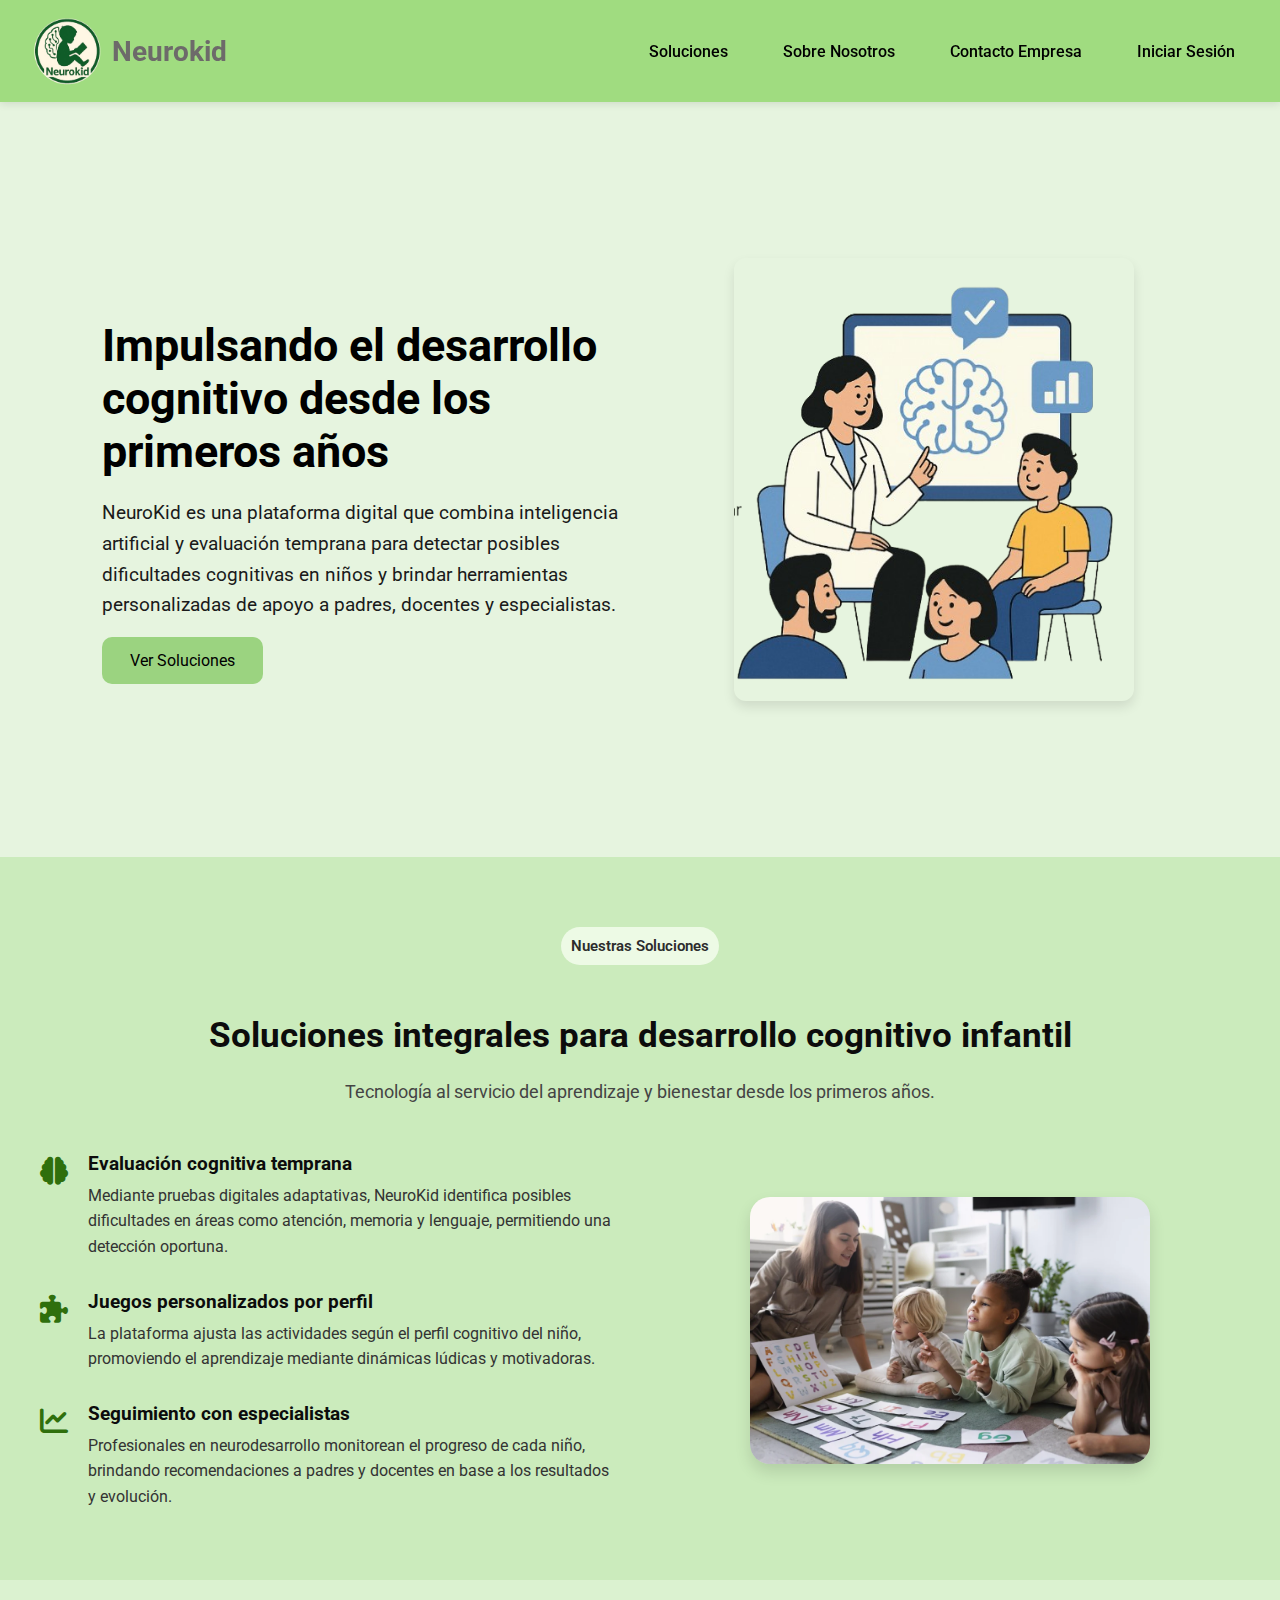
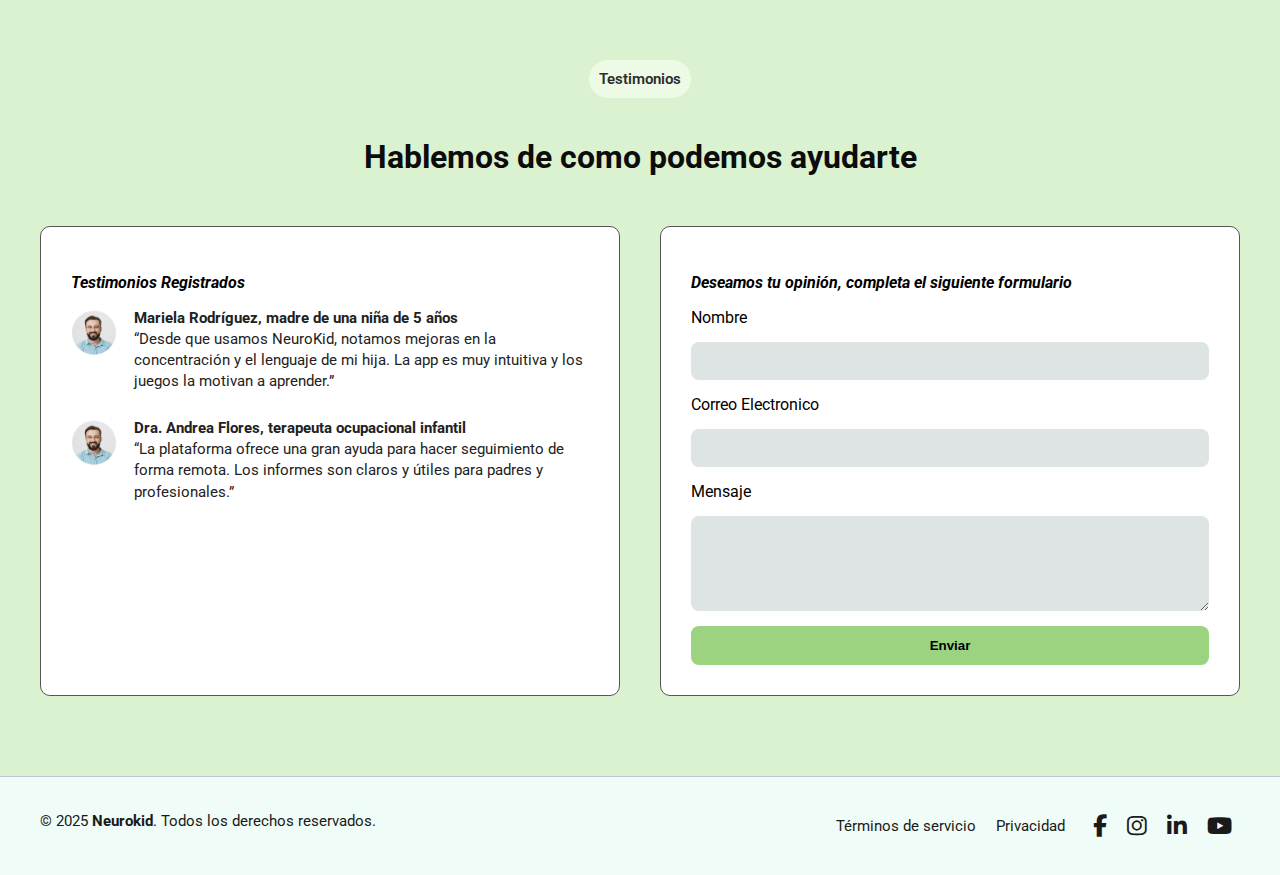
<file: index.html>
<!DOCTYPE html>
<html lang="es">

<head>
    <meta charset="UTF-8">
    <meta name="viewport" content="width=device-width, initial-scale=1.0">
    <title>NeuroKid</title>
    <!-- Google Fonts -->
    <link href="https://fonts.googleapis.com/css2?family=Roboto:wght@400;700&display=swap" rel="stylesheet">
    <!-- Font Awesome -->
    <link href="https://cdnjs.cloudflare.com/ajax/libs/font-awesome/6.1.1/css/all.min.css" rel="stylesheet">
    <!-- CSS -->
    <link rel="stylesheet" href="style.css">
</head>

<body>
    <!-- Header -->
    <header class="navbar">
        <div class="logo">
            <img src="logo.png" alt="Logo NeuroKid" /> Neurokid
        </div>
        <nav>
            <ul>
                <li><a href="#soluciones">Soluciones</a></li>
                <li><a href="SobreNosotros.html">Sobre Nosotros</a></li>
                <li><a href="#Contacto Empresa">Contacto Empresa</a></li>
                <li><a href="login.html">Iniciar Sesión</a></li>
            </ul>
        </nav>
    </header>

    <!-- Inicio -->
    <section id="inicio" class="inicio-section">
        <div class="inicio-container">
            <div class="texto-contenido">
                <h1 class="titulo-principal">Impulsando el desarrollo cognitivo desde los primeros años</h1>
                <p class="descripcion">
                    NeuroKid es una plataforma digital que combina inteligencia artificial y evaluación temprana para
                    detectar posibles dificultades cognitivas en niños y brindar herramientas personalizadas de apoyo a
                    padres, docentes y especialistas.
                </p>
                <a href="#soluciones" class="btn-ver-servicios">Ver Soluciones</a>
            </div>
            <div class="imagen-lateral">
                <img src="descripciontitulo.png" alt="Niño desarrollando habilidades">
            </div>
        </div>
    </section>

    <!-- NUESTRAS SOLUCIONES -->
    <section id="soluciones" class="soluciones-section">
        <div class="contenedor-soluciones">
            <span class="etiqueta">Nuestras Soluciones</span>
            <h2 class="titulo-soluciones">Soluciones integrales para desarrollo cognitivo infantil</h2>
            <p class="descripcion-soluciones">Tecnología al servicio del aprendizaje y bienestar desde los primeros
                años.</p>

            <div class="contenido-soluciones">
                <div class="texto-soluciones">
                    <div class="item-solucion">
                        <i class="fas fa-brain icono"></i>
                        <div>
                            <h3>Evaluación cognitiva temprana</h3>
                            <p>Mediante pruebas digitales adaptativas, NeuroKid identifica posibles dificultades en
                                áreas como atención, memoria y lenguaje, permitiendo una detección oportuna.</p>
                        </div>
                    </div>
                    <div class="item-solucion">
                        <i class="fas fa-puzzle-piece icono"></i>
                        <div>
                            <h3>Juegos personalizados por perfil</h3>
                            <p>La plataforma ajusta las actividades según el perfil cognitivo del niño, promoviendo el
                                aprendizaje mediante dinámicas lúdicas y motivadoras.</p>
                        </div>
                    </div>
                    <div class="item-solucion">
                        <i class="fas fa-chart-line icono"></i>
                        <div>
                            <h3>Seguimiento con especialistas</h3>
                            <p>Profesionales en neurodesarrollo monitorean el progreso de cada niño, brindando
                                recomendaciones a padres y docentes en base a los resultados y evolución.</p>
                        </div>
                    </div>
                </div>

                <div class="imagen-soluciones">
                    <img src="soluciones.png" alt="Especialista trabajando con niños">
                </div>
            </div>
        </div>
    </section>

    <section id="testimonios" class="testimonios-section">
        <div class="contenedor-testimonios">
            <span class="etiqueta">Testimonios</span>
            <h2 class="titulo-testimonios">Hablemos de como podemos ayudarte</h2>

            <div class="bloques">
                <!-- Columna Izquierda - Testimonios -->
                <div class="testimonios-box">
                    <p class="subtitulo"><strong><em>Testimonios Registrados</em></strong></p>
                    <div class="testimonio">
                        <img src="perfil.png" alt="Avatar">
                        <p><strong>Mariela Rodríguez, madre de una niña de 5 años</strong><br>
                            “Desde que usamos NeuroKid, notamos mejoras en la concentración y el lenguaje de mi hija. La
                            app es muy intuitiva y los juegos la motivan a aprender.”</p>
                    </div>
                    <div class="testimonio">
                        <img src="perfil.png" alt="Avatar">
                        <p><strong>Dra. Andrea Flores, terapeuta ocupacional infantil</strong><br>
                            “La plataforma ofrece una gran ayuda para hacer seguimiento de forma remota. Los informes
                            son claros y útiles para padres y profesionales.”</p>
                    </div>
                </div>

                <!-- Columna Derecha - Formulario -->
                <div class="formulario-box">
                    <p class="subtitulo"><strong><em>Deseamos tu opinión, completa el siguiente formulario</em></strong>
                    </p>
                    <form>
                        <label for="nombre">Nombre</label>
                        <input type="text" id="nombre" name="nombre" required>

                        <label for="correo">Correo Electronico</label>
                        <input type="email" id="correo" name="correo" required>

                        <label for="mensaje">Mensaje</label>
                        <textarea id="mensaje" name="mensaje" rows="5" required></textarea>

                        <button type="submit">Enviar</button>
                    </form>
                </div>
            </div>
        </div>
    </section>

    <!-- Footer -->
    <footer class="footer">
        <div class="footer-contenido">
            <div class="footer-left">
                <p>© 2025 <strong>Neurokid</strong>. Todos los derechos reservados.</p>
            </div>
            <div class="footer-right">
                <a href="#">Términos de servicio</a>
                <a href="#">Privacidad</a>
                <div class="social-icons">
                    <a href="https://www.facebook.com/upcedu" target="_blank" aria-label="Facebook"><i
                            class="fab fa-facebook-f"></i></a>
                    <a href="https://www.instagram.com/upcedu" target="_blank" aria-label="Instagram"><i
                            class="fab fa-instagram"></i></a>
                    <a href="https://www.linkedin.com/company/universidad-peruana-de-ciencias-aplicadas/"
                        target="_blank" aria-label="LinkedIn"><i class="fab fa-linkedin-in"></i></a>
                    <a href="https://www.youtube.com/@UPCedupe" target="_blank" aria-label="YouTube"><i
                            class="fab fa-youtube"></i></a>
                </div>
            </div>
        </div>
    </footer>


</body>

</html>
</file>
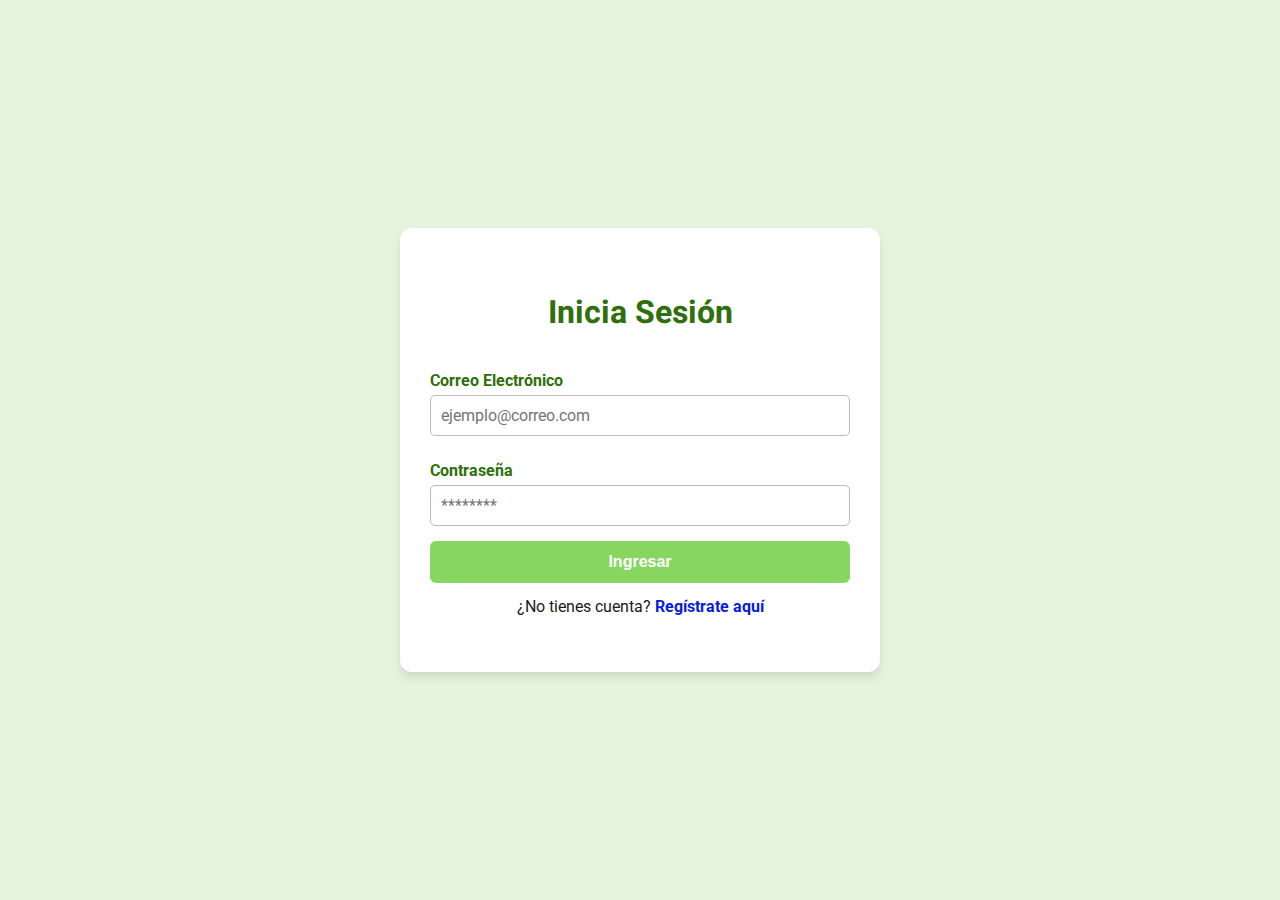
<file: login.html>
<!DOCTYPE html>
<html lang="es">

<head>
    <meta charset="UTF-8">
    <meta name="viewport" content="width=device-width, initial-scale=1.0">
    <meta name="author" content="Neurokid">
    <title>Neurokid - Iniciar Sesión</title>

    <!-- Fuentes y Estilos -->
    <link href="https://fonts.googleapis.com/css2?family=Heebo:wght@400;700&family=Roboto:wght@400;700&display=swap"
        rel="stylesheet">
    <link href="https://cdnjs.cloudflare.com/ajax/libs/font-awesome/6.1.1/css/all.min.css" rel="stylesheet">
    <link rel="stylesheet" href="login.css">
</head>

<body>
    <!-- Formulario de Login -->
    <main class="login-container">
        <h1>Inicia Sesión</h1>
        <form>
            <label for="email">Correo Electrónico</label>
            <input type="email" id="email" placeholder="ejemplo@correo.com" required>

            <label for="password">Contraseña</label>
            <input type="password" id="password" placeholder="********" required>

            <button type="submit" class="btn">Ingresar</button>
        </form>
        <p>¿No tienes cuenta? <a href="#">Regístrate aquí</a></p>
    </main>
</body>

</html>
</file>
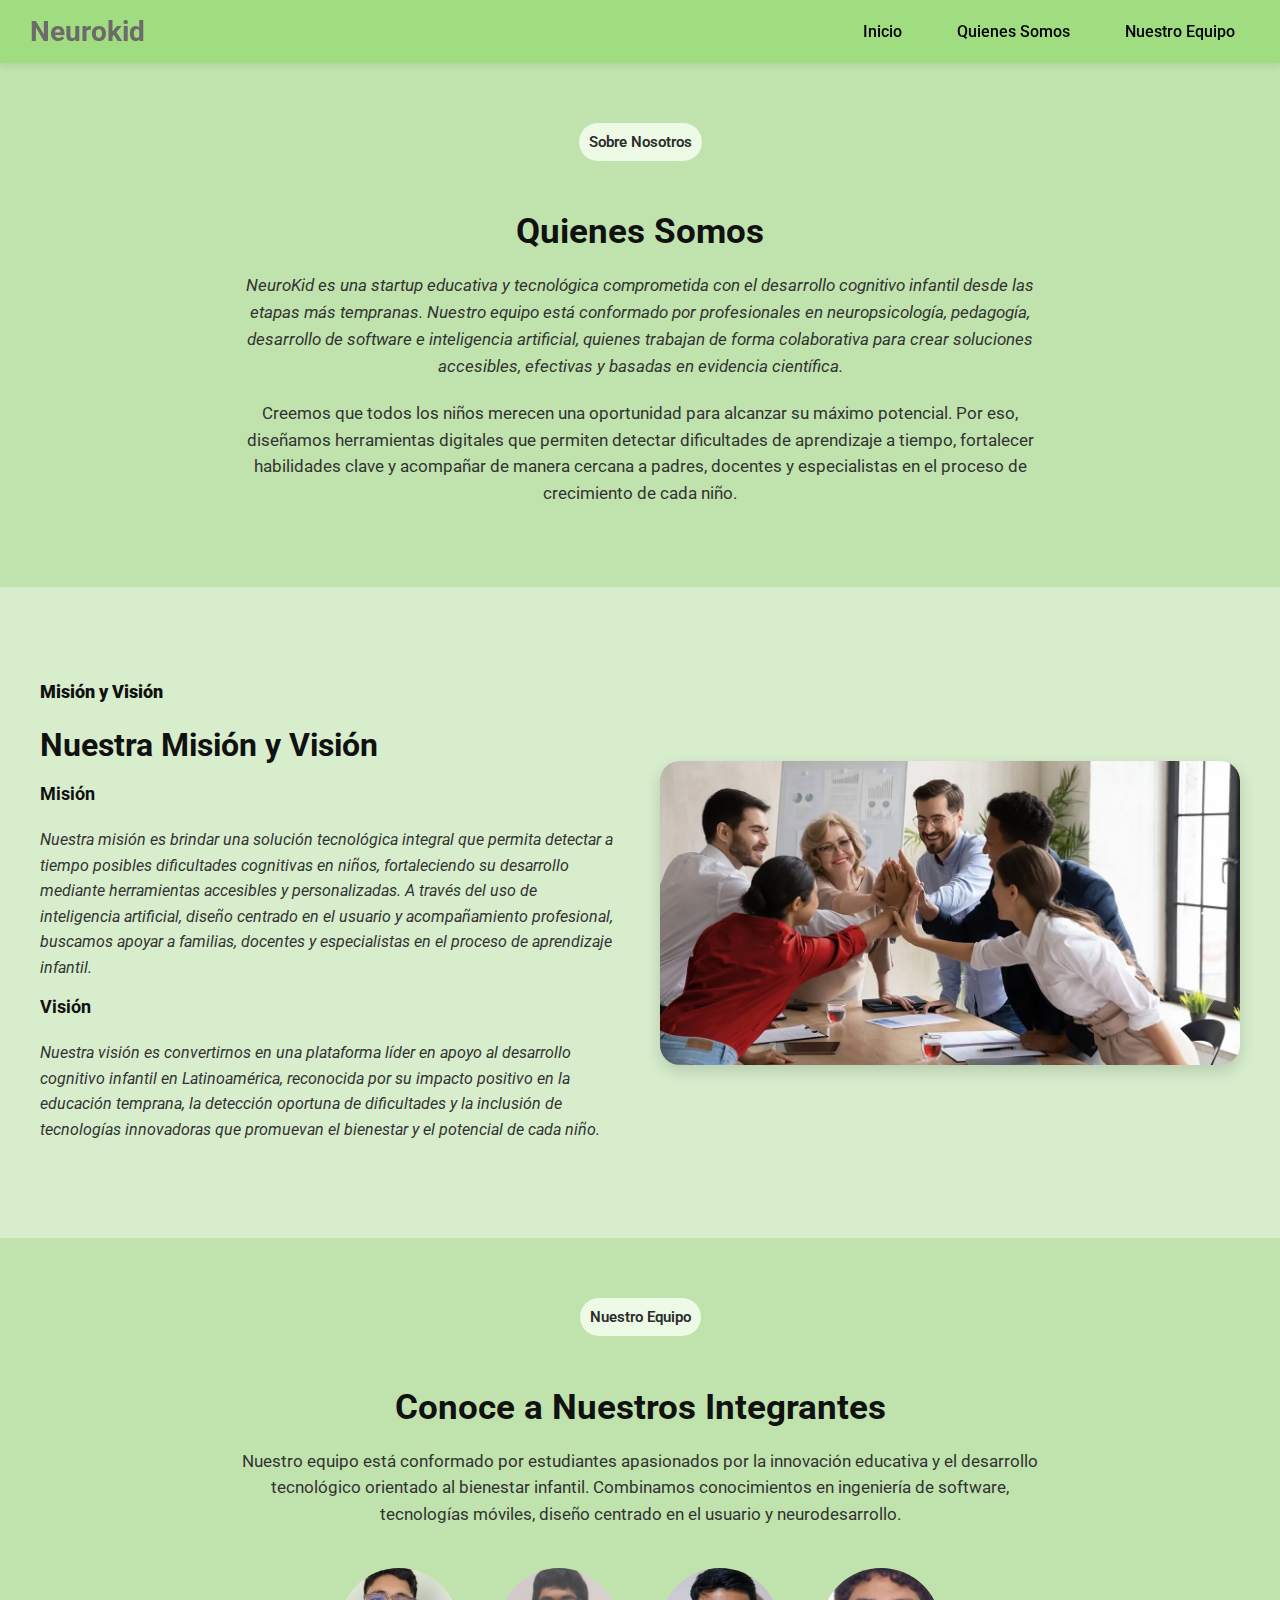
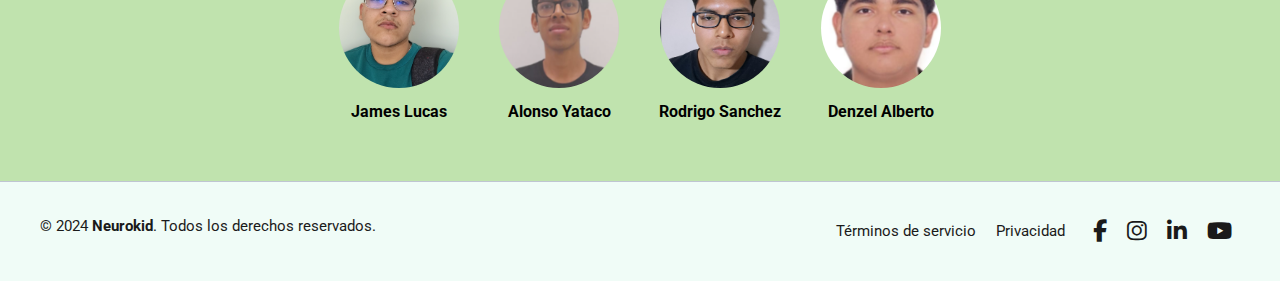
<file: SobreNosotros.html>
<!DOCTYPE html>
<html lang="es">

<head>
    <meta charset="UTF-8" />
    <meta name="viewport" content="width=device-width, initial-scale=1.0" />
    <title>Sobre Nosotros | NeuroKid</title>
    <link href="https://fonts.googleapis.com/css2?family=Roboto:wght@400;700&display=swap" rel="stylesheet">
    <link href="https://cdnjs.cloudflare.com/ajax/libs/font-awesome/6.1.1/css/all.min.css" rel="stylesheet">
    <link rel="stylesheet" href="style.css">
</head>

<body>
    <!-- Navbar -->
    <header class="navbar">
        <div class="logo">Neurokid</div>
        <nav>
            <ul>
                <li><a href="index.html">Inicio</a></li>
                <li><a href="#quienes">Quienes Somos</a></li>
                <li><a href="#equipo">Nuestro Equipo</a></li>
            </ul>
        </nav>
    </header>

    <!-- Sección Quienes Somos -->
    <section id="quienes" class="sobre-nosotros-section">
        <span class="etiqueta">Sobre Nosotros</span>
        <h2 class="titulo">Quienes Somos</h2>
        <p class="parrafo-centrado">
            <em>
                NeuroKid es una startup educativa y tecnológica comprometida con el desarrollo cognitivo infantil desde
                las etapas más tempranas. Nuestro equipo está conformado por profesionales en neuropsicología,
                pedagogía, desarrollo de software e inteligencia artificial, quienes trabajan de forma colaborativa para
                crear soluciones accesibles, efectivas y basadas en evidencia científica.
            </em>
        </p>
        <p class="parrafo-centrado">
            Creemos que todos los niños merecen una oportunidad para alcanzar su máximo potencial. Por eso, diseñamos
            herramientas digitales que permiten detectar dificultades de aprendizaje a tiempo, fortalecer habilidades
            clave y acompañar de manera cercana a padres, docentes y especialistas en el proceso de crecimiento de cada
            niño.
        </p>
    </section>

    <!-- Sección Misión y Visión -->
    <section id="mision-vision" class="mision-vision-section">
        <div class="mision-vision-container">
            <div class="mision-vision-texto">
                <h4><strong>Misión y Visión</strong></h4>
                <h2>Nuestra Misión y Visión</h2>

                <h4>Misión</h4>
                <p>
                    <em>
                        Nuestra misión es brindar una solución tecnológica integral que permita detectar a tiempo
                        posibles dificultades cognitivas en niños,
                        fortaleciendo su desarrollo mediante herramientas accesibles y personalizadas.
                        A través del uso de inteligencia artificial, diseño centrado en el usuario y acompañamiento
                        profesional, buscamos apoyar a familias,
                        docentes y especialistas en el proceso de aprendizaje infantil.
                    </em>
                </p>

                <h4>Visión</h4>
                <p>
                    <em>
                        Nuestra visión es convertirnos en una plataforma líder en apoyo al desarrollo cognitivo infantil
                        en Latinoamérica,
                        reconocida por su impacto positivo en la educación temprana, la detección oportuna de
                        dificultades y la inclusión
                        de tecnologías innovadoras que promuevan el bienestar y el potencial de cada niño.
                    </em>
                </p>
            </div>

            <div class="mision-vision-imagen">
                <img src="misionvision.png" alt="Equipo unido trabajando">
            </div>
        </div>
    </section>


    <!-- Sección Integrantes -->
    <section id="equipo" class="equipo-section">
        <span class="etiqueta">Nuestro Equipo</span>
        <h2 class="titulo">Conoce a Nuestros Integrantes</h2>
        <p class="parrafo-centrado">
            Nuestro equipo está conformado por estudiantes apasionados por la innovación educativa y el desarrollo
            tecnológico orientado al bienestar infantil.
            Combinamos conocimientos en ingeniería de software, tecnologías móviles, diseño centrado en el usuario y
            neurodesarrollo.
        </p>

        <div class="equipo-grid">
            <div class="miembro">
                <img src="james.png" alt="James Lucas">
                <p><strong>James Lucas</strong></p>
            </div>
            <div class="miembro">
                <img src="Alonso.png" alt="Alonso Yataco">
                <p><strong>Alonso Yataco</strong></p>
            </div>
            <div class="miembro">
                <img src="Rodrigo.png" alt="Rodrigo Sanchez">
                <p><strong>Rodrigo Sanchez</strong></p>
            </div>
            <div class="miembro">
                <img src="denzel.png" alt="Denzel Alberto">
                <p><strong>Denzel Alberto</strong></p>
            </div>
        </div>
    </section>


    <!-- Footer -->
    <footer class="footer">
        <div class="footer-contenido">
            <div class="footer-left">
                <p>© 2024 <strong>Neurokid</strong>. Todos los derechos reservados.</p>
            </div>
            <div class="footer-right">
                <a href="#">Términos de servicio</a>
                <a href="#">Privacidad</a>
                <div class="social-icons">
                    <a href="https://www.facebook.com/upcedu" target="_blank" aria-label="Facebook"><i
                            class="fab fa-facebook-f"></i></a>
                    <a href="https://www.instagram.com/upcedu" target="_blank" aria-label="Instagram"><i
                            class="fab fa-instagram"></i></a>
                    <a href="https://www.linkedin.com/company/universidad-peruana-de-ciencias-aplicadas/"
                        target="_blank" aria-label="LinkedIn"><i class="fab fa-linkedin-in"></i></a>
                    <a href="https://www.youtube.com/@UPCedupe" target="_blank" aria-label="YouTube"><i
                            class="fab fa-youtube"></i></a>
                </div>
            </div>
        </div>
    </footer>

</body>

</html>
</file>
<file: style.css>
/* Fuente principal */
body {
    font-family: 'Roboto', sans-serif;
    margin: 0;
    padding: 0;
    background-color: #F0F1F5;
}

/* Barra de navegación */
.navbar {
    background-color: #a0dc80;
    display: flex;
    justify-content: space-between;
    align-items: center;
    padding: 15px 30px;
    box-shadow: 0 2px 8px rgba(0, 0, 0, 0.1);
    position: sticky;
    top: 0;
    z-index: 1000;
}

.logo {
    display: flex;
    align-items: center;
    font-size: 28px;
    font-weight: 700;
    color: rgb(109, 106, 106);
}

.logo img {
    height: 4.5rem;
    width: auto;
    padding-right: 0.5rem;
}

nav ul {
    list-style: none;
    display: flex;
    gap: 25px;
    margin: 0;
    padding: 0;
}

nav ul li {
    position: relative;
}

nav a {
    text-decoration: none;
    color: rgb(0, 0, 0);
    font-weight: 500;
    padding: 10px 15px;
    border-radius: 8px;
    transition: background-color 0.3s;
}

nav a:hover {
    background-color: #d7edcc;
}

/* Submenú desplegable */
.Menu_vertical {
    display: none;
    position: absolute;
    background-color: #9cc2c9;
    top: 40px;
    left: 0;
    padding: 10px 0;
    border-radius: 10px;
    min-width: 220px;
    box-shadow: 0 4px 12px rgba(0, 0, 0, 0.15);
    z-index: 100;
}

.Menu_vertical li {
    display: block;
    padding: 5px 20px;
}

.Menu_vertical li a {
    color: #333;
    font-weight: 400;
    display: block;
    padding: 8px 10px;
    border-radius: 6px;
}

.Menu_vertical li a:hover {
    background-color: #d9ffc4;
}

/* Mostrar submenú al pasar el mouse */
nav ul li:hover .Menu_vertical {
    display: block;
}

/* Sección inicio */
.inicio-section {
    display: flex;
    justify-content: center;
    align-items: center;
    height: 75vh;
    background-color: #e6f4df;
    padding: 40px 20px;
}

.inicio-container {
    display: flex;
    justify-content: space-between;
    align-items: center;
    width: 90%;
    max-width: 1200px;
    gap: 40px;
}

.texto-contenido {
    flex: 1;
    max-width: 600px;
    text-align: left;
    margin-left: 20px;
}

.titulo-principal {
    font-size: 2.8em;
    color: #000000;
    margin-bottom: 20px;
}

.descripcion {
    font-size: 1.2em;
    color: #1a1a1a;
    margin-bottom: 30px;
    line-height: 1.6;
}

.btn-ver-servicios {
    background-color: #9bd380;
    color: black;
    text-decoration: none;
    padding: 14px 28px;
    font-size: 1em;
    border-radius: 10px;
    transition: background-color 0.3s;
}

.btn-ver-servicios:hover {
    background-color: #b6e5a0;
}

/* Imagen lateral */
.imagen-lateral {
    flex: 1;
    display: flex;
    justify-content: center;
}

.imagen-lateral img {
    width: 100%;
    max-width: 400px;
    height: auto;
    border-radius: 12px;
    box-shadow: 0 6px 12px rgba(0, 0, 0, 0.1);
}

/* Responsive */
@media (max-width: 768px) {
    .inicio-container {
        flex-direction: column;
        text-align: center;
        gap: 30px;
    }

    .texto-contenido {
        margin-left: 0;
        max-width: 100%;
    }

    .imagen-lateral img {
        max-width: 100%;
    }
}

/* Sección Soluciones */
.soluciones-section {
    background-color: #cbebbc;
    padding: 70px 16px;
    display: flex;
    justify-content: center;
    align-items: center;
}

.contenedor-soluciones {
    max-width: 1200px;
    width: 100%;
    text-align: center;
}

.etiqueta {
    display: inline-block;
    background-color: #edfae5;
    color: #2c2c2c;
    font-weight: 600;
    padding: 10px 10px;
    border-radius: 20px;
    margin-bottom: 20px;
    font-size: 0.95em;
}

.titulo-soluciones {
    font-size: 2.2em;
    margin-bottom: 10px;
    color: #0c0c0c;
}

.descripcion-soluciones {
    font-size: 1.1em;
    color: #444;
    margin-bottom: 50px;
    padding-top: 0.5rem;
}

.contenido-soluciones {
    display: flex;
    justify-content: space-between;
    align-items: center;
    flex-wrap: wrap;
    gap: 40px;
}

.texto-soluciones {
    flex: 1;
    min-width: 300px;
    max-width: 600px;
    display: flex;
    flex-direction: column;
    gap: 30px;
    text-align: left;
}

.item-solucion {
    display: flex;
    align-items: flex-start;
    gap: 20px;
}

.item-solucion .icono {
    font-size: 28px;
    color: #2f6f0c;
    margin-top: 5px;
}

.item-solucion h3 {
    margin: 0 0 8px;
    font-size: 1.2em;
    color: #0c0c0c;
}

.item-solucion p {
    margin: 0;
    color: #333;
    font-size: 1em;
    line-height: 1.6;
}

.imagen-soluciones {
    flex: 1;
    display: flex;
    justify-content: center;
    align-items: center;
}

.imagen-soluciones img {
    width: 100%;
    max-width: 400px;
    border-radius: 20px;
    box-shadow: 0 8px 16px rgba(0, 0, 0, 0.12);
}

/* Responsive: Apila en móviles */
@media (max-width: 768px) {
    .contenido-soluciones {
        flex-direction: column;
        text-align: center;
    }

    .texto-soluciones {
        align-items: center;
    }

    .item-solucion {
        flex-direction: column;
        align-items: center;
        text-align: center;
    }

    .item-solucion .icono {
        margin: 0;
    }
}


/* Testimonios */
.testimonios-section {
    background-color: #dbf2d0;
    padding: 80px 20px;
    display: flex;
    justify-content: center;
    align-items: center;
}

.contenedor-testimonios {
    max-width: 1200px;
    width: 100%;
    text-align: center;
}

.titulo-testimonios {
    font-size: 2em;
    color: #0c0c0c;
    margin: 20px 0 50px;
}

.bloques {
    display: flex;
    gap: 40px;
    flex-wrap: wrap;
    justify-content: space-between;
}

/* Caja de testimonios */
.testimonios-box {
    flex: 1;
    min-width: 300px;
    background-color: #ffffff;
    border: 1px solid #555;
    padding: 30px;
    border-radius: 10px;
    text-align: left;
}

.testimonio {
    display: flex;
    gap: 15px;
    margin-bottom: 25px;
}

.testimonio img {
    width: 50px;
    height: 50px;
    border-radius: 50%;
    object-fit: cover;
}

.testimonio p {
    margin: 0;
    font-size: 0.95em;
    color: #222;
    line-height: 1.4;
}

/* Caja de formulario */
.formulario-box {
    flex: 1;
    min-width: 300px;
    background-color: #ffffff;
    border: 1px solid #555;
    padding: 30px;
    border-radius: 10px;
    text-align: left;
}

.formulario-box form {
    display: flex;
    flex-direction: column;
    gap: 15px;
}

.formulario-box input,
.formulario-box textarea {
    background-color: #dde4e3;
    border: none;
    padding: 10px;
    border-radius: 8px;
    font-size: 1em;
}

.formulario-box button {
    background-color: #9bd380;
    color: black;
    font-weight: bold;
    border: none;
    padding: 12px;
    border-radius: 8px;
    cursor: pointer;
    transition: background-color 0.3s;
}

.formulario-box button:hover {
    background-color: #b6e5a0;
}

/* Responsive */
@media (max-width: 768px) {
    .bloques {
        flex-direction: column;
        align-items: center;
    }

    .testimonios-box,
    .formulario-box {
        width: 100%;
        text-align: center;
    }

    .testimonio {
        flex-direction: column;
        align-items: center;
        text-align: center;
    }

    .testimonio img {
        margin-bottom: 10px;
    }
}


.sobre-nosotros-section,
.equipo-section {
    background-color: #c0e3ae;
    /* <-- CAMBIO AQUÍ */
    padding: 60px 20px;
    text-align: center;
}


.titulo {
    font-size: 2.2em;
    color: #111;
    margin-bottom: 20px;
}

.parrafo-centrado {
    max-width: 800px;
    margin: 0 auto 20px;
    font-size: 1.05em;
    line-height: 1.6;
    color: #333;
}

.equipo-grid {
    display: flex;
    flex-wrap: wrap;
    justify-content: center;
    gap: 40px;
    margin-top: 40px;
}

.miembro {
    text-align: center;
    max-width: 150px;
}

.miembro img {
    width: 120px;
    height: 120px;
    border-radius: 50%;
    object-fit: cover;
    margin-bottom: 10px;
}

.miembro p {
    margin: 0;
    font-size: 1em;
    font-weight: 500;
}




/* Sección Misión y Visión */
.mision-vision-section {
    background-color: #d7edcc;
    padding: 80px 20px;
    display: flex;
    justify-content: center;
}


.mision-vision-container {
    display: flex;
    flex-wrap: wrap;
    align-items: center;
    max-width: 1200px;
    gap: 40px;
}

.mision-vision-texto {
    flex: 1;
    min-width: 300px;
}

.mision-vision-texto h2 {
    font-size: 2em;
    margin: 10px 0 20px;
    color: #111;
}

.mision-vision-texto h4 {
    margin-top: 15px;
    font-size: 1.1em;
    color: #111;
}

.mision-vision-texto p {
    font-size: 1em;
    line-height: 1.6;
    color: #333;
}

.mision-vision-imagen {
    flex: 1;
    display: flex;
    justify-content: center;
}

.mision-vision-imagen img {
    max-width: 100%;
    width: 100%;
    max-width: 680px;
    border-radius: 20px;
    box-shadow: 0 6px 16px rgba(0, 0, 0, 0.15);
}

/* Responsive */
@media (max-width: 768px) {
    .mision-vision-container {
        flex-direction: column;
        text-align: center;
    }

    .mision-vision-texto,
    .mision-vision-imagen {
        width: 100%;
    }

    .mision-vision-texto {
        text-align: center;
    }
}


.footer {
    background-color: #f0fcf7;
    border-top: 1px solid #bfc5d2;
    padding: 20px 40px;
    font-size: 0.95em;
}

.footer-contenido {
    max-width: 1200px;
    margin: 0 auto;
    display: flex;
    flex-wrap: wrap;
    justify-content: space-between;
    align-items: center;
    color: #1a1a1a;
}

.footer-left {
    margin-bottom: 10px;
}

.footer-right {
    display: flex;
    align-items: center;
    flex-wrap: wrap;
    gap: 20px;
}

.footer-right a {
    color: #1a1a1a;
    text-decoration: none;
    transition: color 0.3s;
}

.footer-right a:hover {
    color: #0b3a86;
}

.social-icons a {
    margin: 0 8px;
    font-size: 1.4rem;
    color: #1a1a1a;
}

.social-icons a:hover {
    color: #0b3a86;
}

/* Responsive */
@media (max-width: 768px) {
    .footer-contenido {
        flex-direction: column;
        text-align: center;
        gap: 15px;
    }

    .footer-right {
        justify-content: center;
    }
}
</file>
<file: login.css>
/* Fondo General */
body {
  font-family: 'Roboto', sans-serif;
  background-color: #e6f4df;
  color: #1a1a1a;
  display: flex;
  justify-content: center;
  align-items: center;
  height: 100vh;
  margin: 0;
}

/* Contenedor de Login */
.login-container {
  background: #FFFFFF;
  padding: 40px 30px;
  border-radius: 12px;
  box-shadow: 0 6px 10px rgba(0, 0, 0, 0.1);
  width: 90%;
  max-width: 420px;
  text-align: center;
}

.login-container h1 {
  font-family: 'Heebo', sans-serif;
  margin-bottom: 25px;
  color: #2f6f0c;
}

.login-container form {
  display: flex;
  flex-direction: column;
}

.login-container label {
  margin: 10px 0 5px;
  text-align: left;
  font-weight: bold;
  color: #2b7005;
}

.login-container input {
  padding: 10px;
  margin-bottom: 15px;
  border: 1px solid #bbb;
  border-radius: 5px;
  font-family: 'Roboto', sans-serif;
  font-size: 1em;
}

.login-container .btn {
  background: #87d65f;
  color: white;
  padding: 12px;
  border: none;
  border-radius: 6px;
  font-weight: bold;
  font-size: 1em;
  cursor: pointer;
  transition: background 0.3s ease;
}

.login-container .btn:hover {
  background: #abe591;
}

.login-container p {
  margin-top: 14px;
  color: #1a1a1a;
}

.login-container a {
  color: #061cdf;
  text-decoration: none;
  font-weight: bold;
  transition: color 0.3s ease;
}

.login-container a:hover {
  color: #4F3F84;
}
</file>
